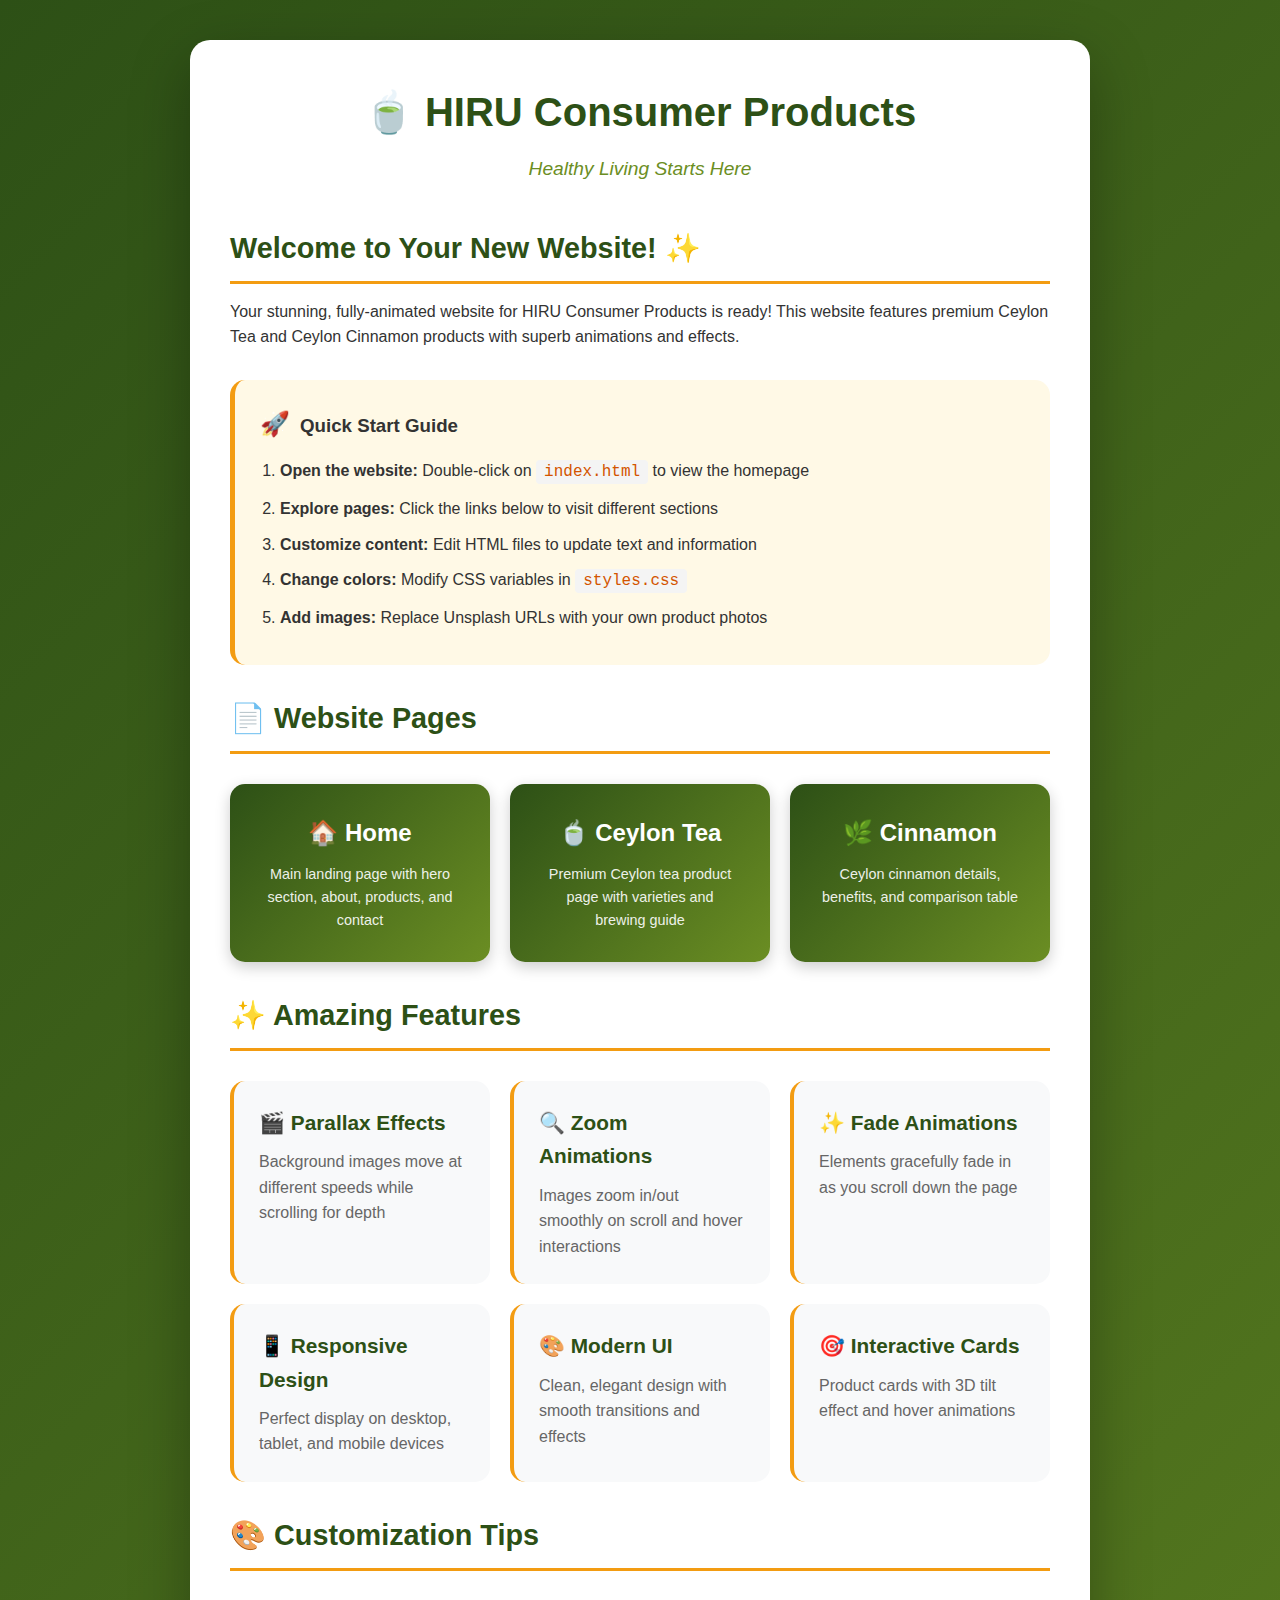
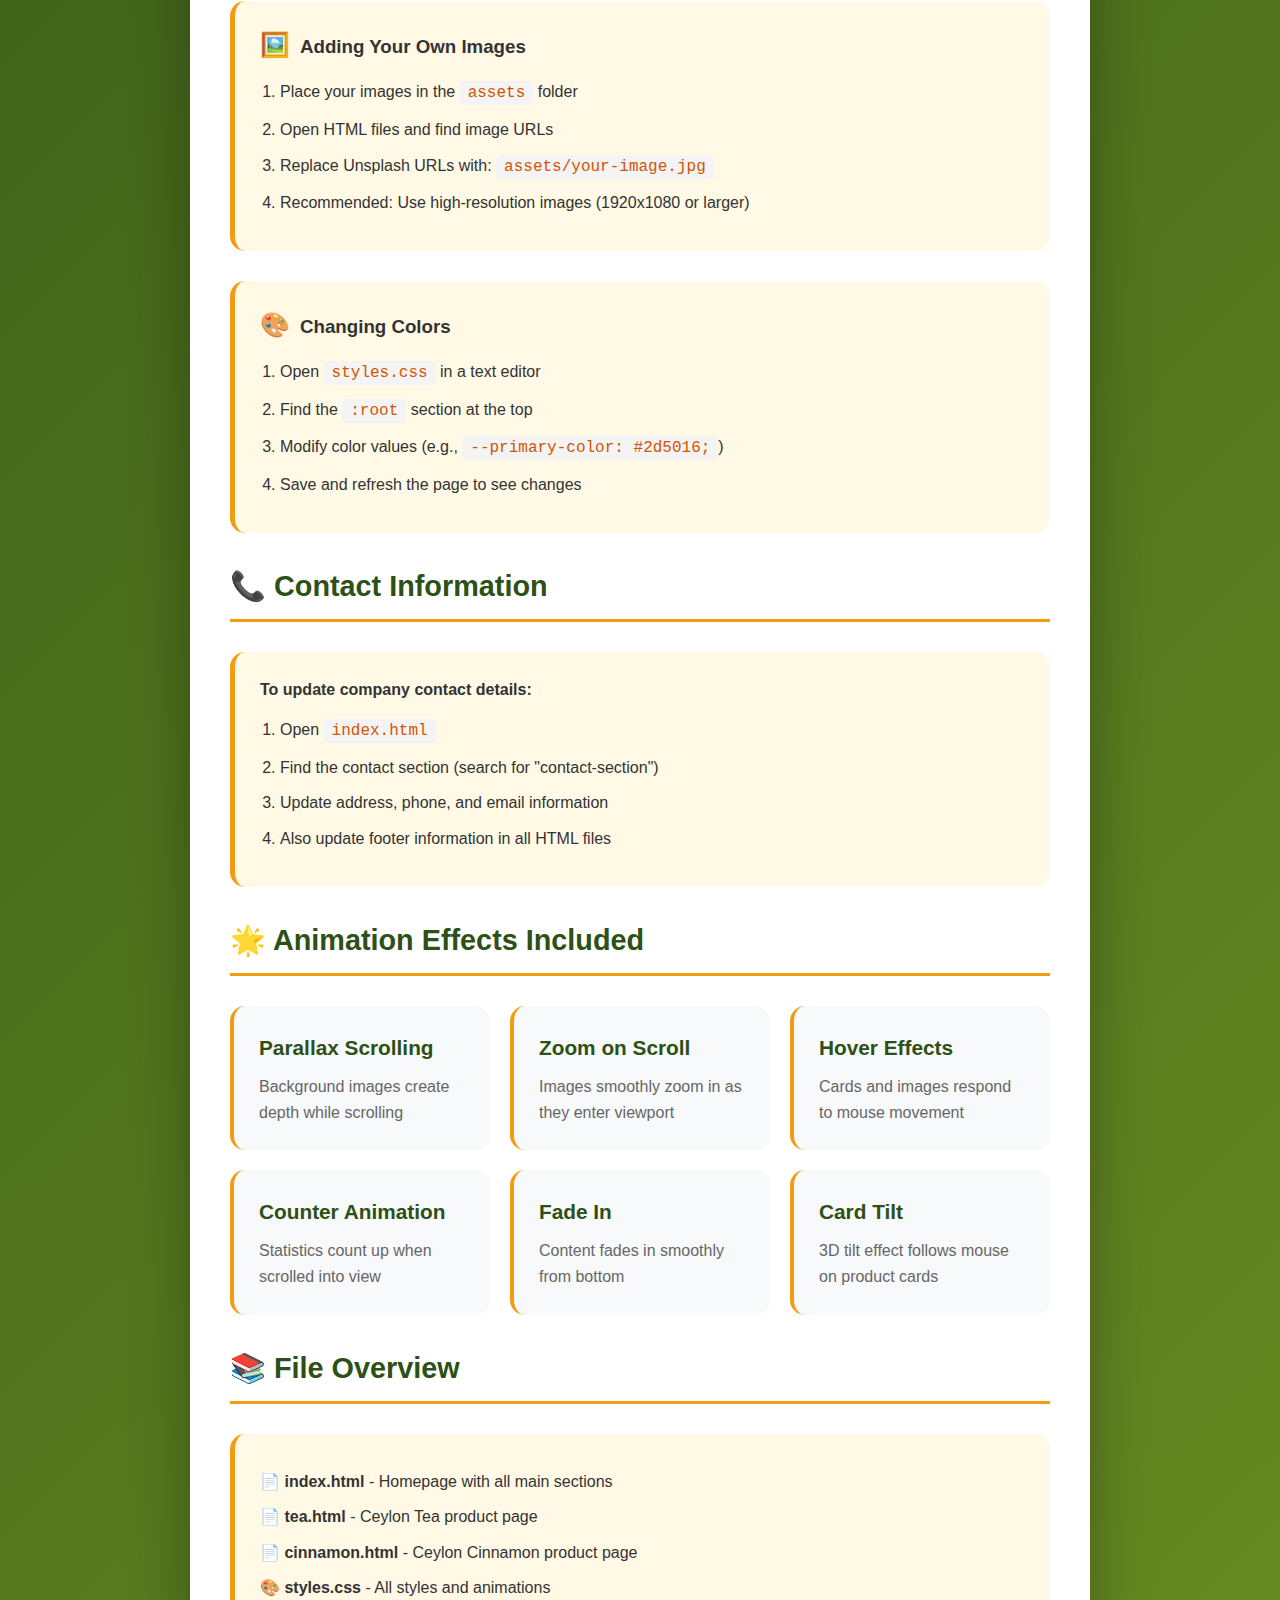
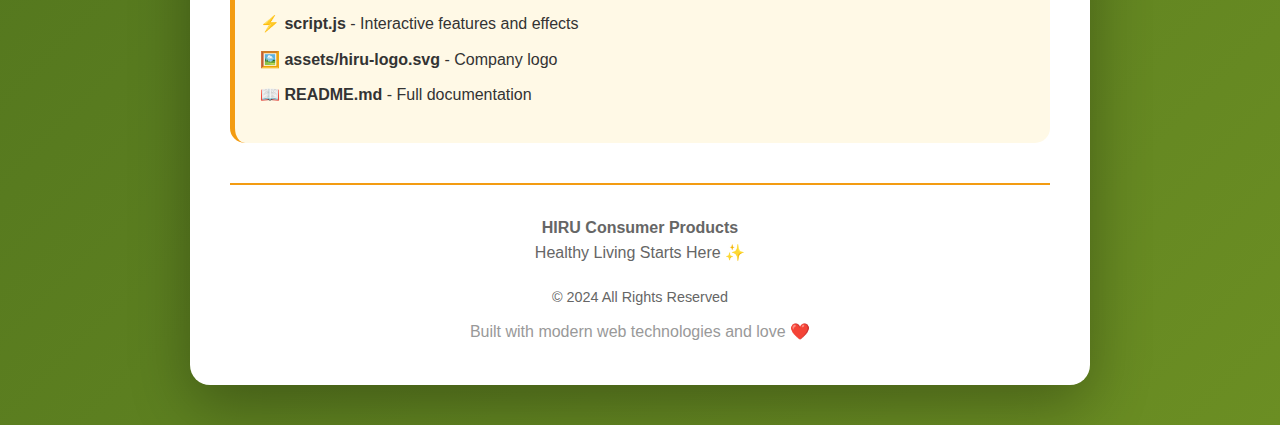
<file: start-here.html>
<!DOCTYPE html>
<html lang="en">
<head>
    <meta charset="UTF-8">
    <meta name="viewport" content="width=device-width, initial-scale=1.0">
    <title>HIRU Consumer Products - Quick Start Guide</title>
    <style>
        * {
            margin: 0;
            padding: 0;
            box-sizing: border-box;
        }
        body {
            font-family: 'Segoe UI', Tahoma, Geneva, Verdana, sans-serif;
            background: linear-gradient(135deg, #2d5016 0%, #6b8e23 100%);
            color: #333;
            line-height: 1.6;
            padding: 40px 20px;
        }
        .container {
            max-width: 900px;
            margin: 0 auto;
            background: white;
            border-radius: 20px;
            padding: 40px;
            box-shadow: 0 20px 60px rgba(0,0,0,0.3);
        }
        h1 {
            color: #2d5016;
            font-size: 2.5rem;
            margin-bottom: 10px;
            text-align: center;
        }
        .tagline {
            text-align: center;
            color: #6b8e23;
            font-style: italic;
            font-size: 1.2rem;
            margin-bottom: 40px;
        }
        h2 {
            color: #2d5016;
            margin: 30px 0 15px;
            font-size: 1.8rem;
            border-bottom: 3px solid #f39c12;
            padding-bottom: 10px;
        }
        .feature-grid {
            display: grid;
            grid-template-columns: repeat(auto-fit, minmax(250px, 1fr));
            gap: 20px;
            margin: 30px 0;
        }
        .feature-card {
            background: #f8f9fa;
            padding: 25px;
            border-radius: 15px;
            border-left: 4px solid #f39c12;
            transition: transform 0.3s ease;
        }
        .feature-card:hover {
            transform: translateX(10px);
        }
        .feature-card h3 {
            color: #2d5016;
            margin-bottom: 10px;
            font-size: 1.3rem;
        }
        .feature-card p {
            color: #666;
        }
        .page-links {
            display: grid;
            grid-template-columns: repeat(auto-fit, minmax(200px, 1fr));
            gap: 20px;
            margin: 30px 0;
        }
        .page-link {
            background: linear-gradient(135deg, #2d5016, #6b8e23);
            color: white;
            padding: 30px;
            border-radius: 15px;
            text-align: center;
            text-decoration: none;
            transition: all 0.3s ease;
            box-shadow: 0 5px 15px rgba(0,0,0,0.2);
        }
        .page-link:hover {
            transform: translateY(-5px);
            box-shadow: 0 10px 30px rgba(0,0,0,0.3);
        }
        .page-link h3 {
            font-size: 1.5rem;
            margin-bottom: 10px;
        }
        .page-link p {
            opacity: 0.9;
            font-size: 0.9rem;
        }
        .instructions {
            background: #fff9e6;
            padding: 25px;
            border-radius: 15px;
            margin: 30px 0;
            border-left: 5px solid #f39c12;
        }
        .instructions ol {
            margin-left: 20px;
            margin-top: 15px;
        }
        .instructions li {
            margin: 10px 0;
            color: #333;
        }
        .emoji {
            font-size: 1.5rem;
            margin-right: 10px;
        }
        .footer {
            text-align: center;
            margin-top: 40px;
            padding-top: 30px;
            border-top: 2px solid #f39c12;
            color: #666;
        }
        code {
            background: #f4f4f4;
            padding: 3px 8px;
            border-radius: 4px;
            color: #d35400;
            font-family: 'Courier New', monospace;
        }
    </style>
</head>
<body>
    <div class="container">
        <h1>🍵 HIRU Consumer Products</h1>
        <p class="tagline">Healthy Living Starts Here</p>

        <h2>Welcome to Your New Website! ✨</h2>
        <p>Your stunning, fully-animated website for HIRU Consumer Products is ready! This website features premium Ceylon Tea and Ceylon Cinnamon products with superb animations and effects.</p>

        <div class="instructions">
            <h3><span class="emoji">🚀</span>Quick Start Guide</h3>
            <ol>
                <li><strong>Open the website:</strong> Double-click on <code>index.html</code> to view the homepage</li>
                <li><strong>Explore pages:</strong> Click the links below to visit different sections</li>
                <li><strong>Customize content:</strong> Edit HTML files to update text and information</li>
                <li><strong>Change colors:</strong> Modify CSS variables in <code>styles.css</code></li>
                <li><strong>Add images:</strong> Replace Unsplash URLs with your own product photos</li>
            </ol>
        </div>

        <h2>📄 Website Pages</h2>
        <div class="page-links">
            <a href="index.html" class="page-link">
                <h3>🏠 Home</h3>
                <p>Main landing page with hero section, about, products, and contact</p>
            </a>
            <a href="tea.html" class="page-link">
                <h3>🍵 Ceylon Tea</h3>
                <p>Premium Ceylon tea product page with varieties and brewing guide</p>
            </a>
            <a href="cinnamon.html" class="page-link">
                <h3>🌿 Cinnamon</h3>
                <p>Ceylon cinnamon details, benefits, and comparison table</p>
            </a>
        </div>

        <h2>✨ Amazing Features</h2>
        <div class="feature-grid">
            <div class="feature-card">
                <h3>🎬 Parallax Effects</h3>
                <p>Background images move at different speeds while scrolling for depth</p>
            </div>
            <div class="feature-card">
                <h3>🔍 Zoom Animations</h3>
                <p>Images zoom in/out smoothly on scroll and hover interactions</p>
            </div>
            <div class="feature-card">
                <h3>✨ Fade Animations</h3>
                <p>Elements gracefully fade in as you scroll down the page</p>
            </div>
            <div class="feature-card">
                <h3>📱 Responsive Design</h3>
                <p>Perfect display on desktop, tablet, and mobile devices</p>
            </div>
            <div class="feature-card">
                <h3>🎨 Modern UI</h3>
                <p>Clean, elegant design with smooth transitions and effects</p>
            </div>
            <div class="feature-card">
                <h3>🎯 Interactive Cards</h3>
                <p>Product cards with 3D tilt effect and hover animations</p>
            </div>
        </div>

        <h2>🎨 Customization Tips</h2>
        <div class="instructions">
            <h3><span class="emoji">🖼️</span>Adding Your Own Images</h3>
            <ol>
                <li>Place your images in the <code>assets</code> folder</li>
                <li>Open HTML files and find image URLs</li>
                <li>Replace Unsplash URLs with: <code>assets/your-image.jpg</code></li>
                <li>Recommended: Use high-resolution images (1920x1080 or larger)</li>
            </ol>
        </div>

        <div class="instructions">
            <h3><span class="emoji">🎨</span>Changing Colors</h3>
            <ol>
                <li>Open <code>styles.css</code> in a text editor</li>
                <li>Find the <code>:root</code> section at the top</li>
                <li>Modify color values (e.g., <code>--primary-color: #2d5016;</code>)</li>
                <li>Save and refresh the page to see changes</li>
            </ol>
        </div>

        <h2>📞 Contact Information</h2>
        <div class="instructions">
            <p><strong>To update company contact details:</strong></p>
            <ol>
                <li>Open <code>index.html</code></li>
                <li>Find the contact section (search for "contact-section")</li>
                <li>Update address, phone, and email information</li>
                <li>Also update footer information in all HTML files</li>
            </ol>
        </div>

        <h2>🌟 Animation Effects Included</h2>
        <div class="feature-grid">
            <div class="feature-card">
                <h3>Parallax Scrolling</h3>
                <p>Background images create depth while scrolling</p>
            </div>
            <div class="feature-card">
                <h3>Zoom on Scroll</h3>
                <p>Images smoothly zoom in as they enter viewport</p>
            </div>
            <div class="feature-card">
                <h3>Hover Effects</h3>
                <p>Cards and images respond to mouse movement</p>
            </div>
            <div class="feature-card">
                <h3>Counter Animation</h3>
                <p>Statistics count up when scrolled into view</p>
            </div>
            <div class="feature-card">
                <h3>Fade In</h3>
                <p>Content fades in smoothly from bottom</p>
            </div>
            <div class="feature-card">
                <h3>Card Tilt</h3>
                <p>3D tilt effect follows mouse on product cards</p>
            </div>
        </div>

        <h2>📚 File Overview</h2>
        <div class="instructions">
            <ul style="list-style: none; margin-left: 0;">
                <li><strong>📄 index.html</strong> - Homepage with all main sections</li>
                <li><strong>📄 tea.html</strong> - Ceylon Tea product page</li>
                <li><strong>📄 cinnamon.html</strong> - Ceylon Cinnamon product page</li>
                <li><strong>🎨 styles.css</strong> - All styles and animations</li>
                <li><strong>⚡ script.js</strong> - Interactive features and effects</li>
                <li><strong>🖼️ assets/hiru-logo.svg</strong> - Company logo</li>
                <li><strong>📖 README.md</strong> - Full documentation</li>
            </ul>
        </div>

        <div class="footer">
            <p><strong>HIRU Consumer Products</strong></p>
            <p>Healthy Living Starts Here ✨</p>
            <p style="margin-top: 20px; font-size: 0.9rem;">© 2024 All Rights Reserved</p>
            <p style="margin-top: 10px; color: #999;">Built with modern web technologies and love ❤️</p>
        </div>
    </div>
</body>
</html>
</file>
